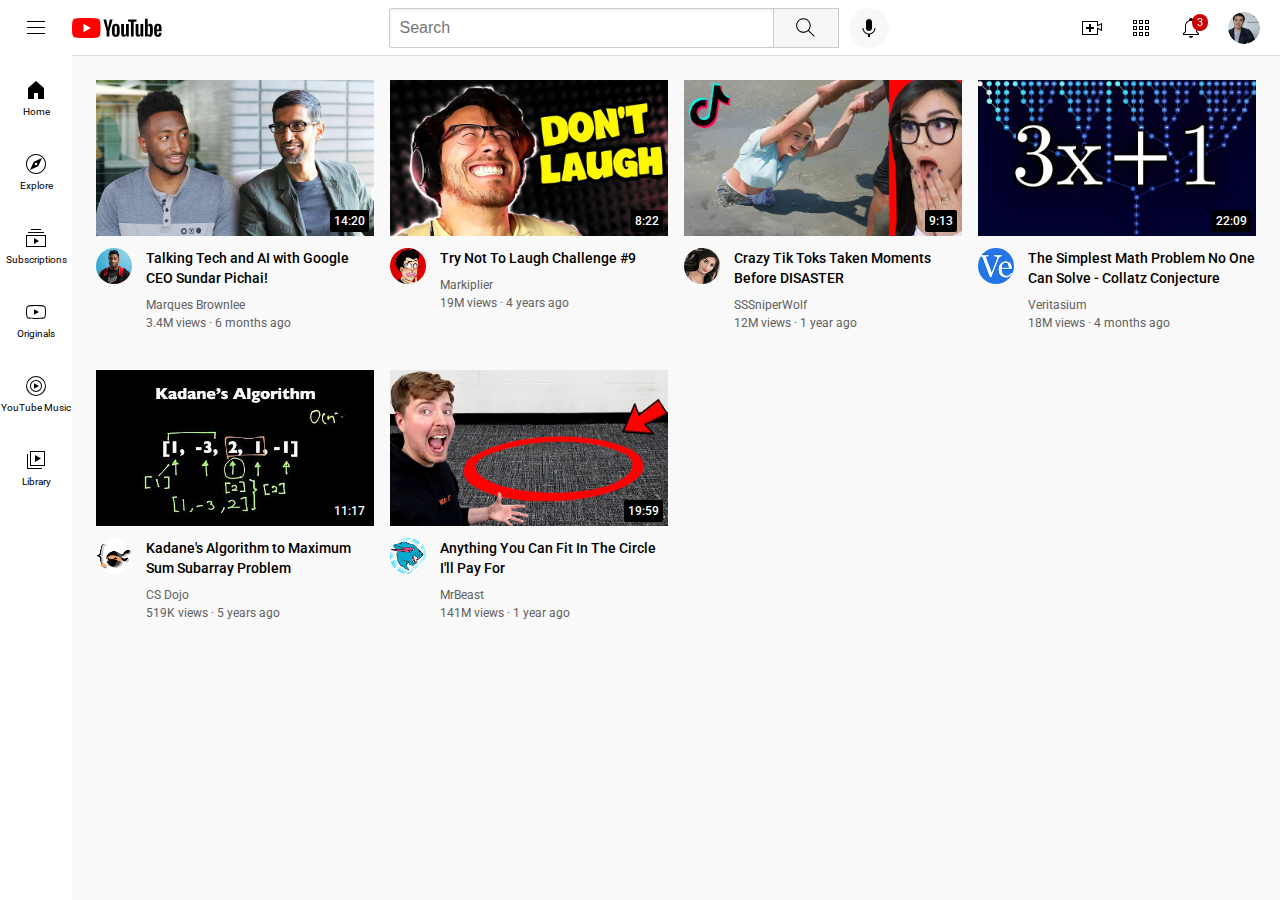
<file: index.html>
<!DOCTYPE html>
<html>
  <head>
    <title>YouTube Clone</title>
    <link rel="preconnect" href="https://fonts.googleapis.com">
    <link rel="preconnect" href="https://fonts.gstatic.com" crossorigin>
    <link href="https://fonts.googleapis.com/css2?family=Roboto:wght@400;500;700&display=swap" rel="stylesheet">
    <link rel="stylesheet" href="styles/general.css">
    <link rel="stylesheet" href="styles/header.css">
    <link rel="stylesheet" href="styles/video.css">
    <link rel="stylesheet" href="styles/sidebar.css">
  </head>
  <body>
    <header class="header">
      <div class="left-section">
        <img class="hamburger-menu" src="icons/hamburger-menu.svg">
        <img class="youtube-logo" src="icons/youtube-logo.svg">
      </div>
      <div class="middle-section">
        <input class="search-bar" type="text" placeholder="Search">
        <button class="search-button">
          <img class="search-icon" src="icons/search.svg">
          <div class="tooltip">Search</div>
        </button>
        <button class="voice-search-button">
          <img class="voice-search-icon" src="icons/voice-search-icon.svg">
          <div class="tooltip">Search with your voice</div>
        </button>
      </div>
      <div class="right-section">
        <div class="upload-icon-container">
          <img class="upload-icon" src="icons/upload.svg">
          <div class="tooltip">Create</div>
        </div>
        <div class="youtube-apps-icon-container">
          <img class="youtube-apps-icon" src="icons/youtube-apps.svg">
          <div class="tooltip">YouTube apps</div>
        </div>
        <div class="notifications-icon-container">
          <img class="notifications-icon" src="icons/notifications.svg">
          <div class="notifications-count">3</div>
          <div class="tooltip">Notifications</div>
        </div>
        <img class="current-user-picture" src="channel-pictures/my-channel.jpeg">
      </div>
    </header>
    <nav class="sidebar">
      <div class="sidebar-link">
        <img src="icons/home.svg">
        <div>Home</div>
      </div>
      <div class="sidebar-link">
        <img src="icons/explore.svg">
        <div>Explore</div>
      </div>
      <div class="sidebar-link">
        <img src="icons/subscriptions.svg">
        <div>Subscriptions</div>
      </div>
      <div class="sidebar-link">
        <img src="icons/originals.svg">
        <div>Originals</div>
      </div>
      <div class="sidebar-link">
        <img src="icons/youtube-music.svg">
        <div>YouTube Music</div>
      </div>
      <div class="sidebar-link">
        <img src="icons/library.svg">
        <div>Library</div>
      </div>
    </nav>
    <main>
      <section class="video-grid">
        <div class="video-preview">
          <div class="thumbnail-row">
            <img class="thumbnail" src="thumbnails/thumbnail-1.webp">
            <div class="video-time">14:20</div>
          </div>
          <div class="video-info-grid">
            <div class="channel-picture">
              <img class="profile-picture" src="channel-pictures/channel-1.jpeg">
            </div>
            <div class="video-info">
              <p class="video-title">
                Talking Tech and AI with Google CEO Sundar Pichai!
              </p>
              <p class="video-author">
                Marques Brownlee
              </p>
              <p class="video-stats">
                3.4M views &#183; 6 months ago
              </p>
            </div>
          </div>
        </div>
        <div class="video-preview">
          <div class="thumbnail-row">
            <img class="thumbnail" src="thumbnails/thumbnail-2.webp">
            <div class="video-time">8:22</div>
          </div>
          <div class="video-info-grid">
            <div class="channel-picture">
              <img class="profile-picture" src="channel-pictures/channel-2.jpeg">
            </div>
            <div class="video-info">
              <p class="video-title">
                Try Not To Laugh Challenge #9
              </p>
              <p class="video-author">
                Markiplier
              </p>
              <p class="video-stats">
                19M views &#183; 4 years ago
              </p>
            </div>
          </div>
        </div>
        <div class="video-preview">
          <div class="thumbnail-row">
            <img class="thumbnail" src="thumbnails/thumbnail-3.webp">
            <div class="video-time">9:13</div>
          </div>
          <div class="video-info-grid">
            <div class="channel-picture">
              <img class="profile-picture" src="channel-pictures/channel-3.jpeg">
            </div>
            <div class="video-info">
              <p class="video-title">
                Crazy Tik Toks Taken Moments Before DISASTER
              </p>
              <p class="video-author">
                SSSniperWolf
              </p>
              <p class="video-stats">
                12M views &#183; 1 year ago
              </p>
            </div>
          </div>
        </div>
        <div class="video-preview">
          <div class="thumbnail-row">
            <img class="thumbnail" src="thumbnails/thumbnail-4.webp">
            <div class="video-time">22:09</div>
          </div>
          <div class="video-info-grid">
            <div class="channel-picture">
              <img class="profile-picture" src="channel-pictures/channel-4.jpeg">
            </div>
            <div class="video-info">
              <p class="video-title">
                The Simplest Math Problem No One Can Solve - Collatz Conjecture
              </p>
              <p class="video-author">
                Veritasium
              </p>
              <p class="video-stats">
                18M views &#183; 4 months ago
              </p>
            </div>
          </div>
        </div>
        <div class="video-preview">
          <div class="thumbnail-row">
            <img class="thumbnail" src="thumbnails/thumbnail-5.webp">
            <div class="video-time">11:17</div>
          </div>
          <div class="video-info-grid">
            <div class="channel-picture">
              <img class="profile-picture" src="channel-pictures/channel-5.jpeg">
            </div>
            <div class="video-info">
              <p class="video-title">
                Kadane's Algorithm to Maximum Sum Subarray Problem
              </p>
              <p class="video-author">
                CS Dojo
              </p>
              <p class="video-stats">
                519K views &#183; 5 years ago
              </p>
            </div>
          </div>
        </div>
        <div class="video-preview">
          <div class="thumbnail-row">
            <img class="thumbnail" src="thumbnails/thumbnail-6.webp">
            <div class="video-time">19:59</div>
          </div>
          <div class="video-info-grid">
            <div class="channel-picture">
              <img class="profile-picture" src="channel-pictures/channel-6.jpeg">
            </div>
            <div class="video-info">
              <p class="video-title">
                Anything You Can Fit In The Circle I'll Pay For
              </p>
              <p class="video-author">
                MrBeast
              </p>
              <p class="video-stats">
                141M views &#183; 1 year ago
              </p>
            </div>
          </div>
        </div>
      </section>
    </main>
  </body>
</html>
</file>
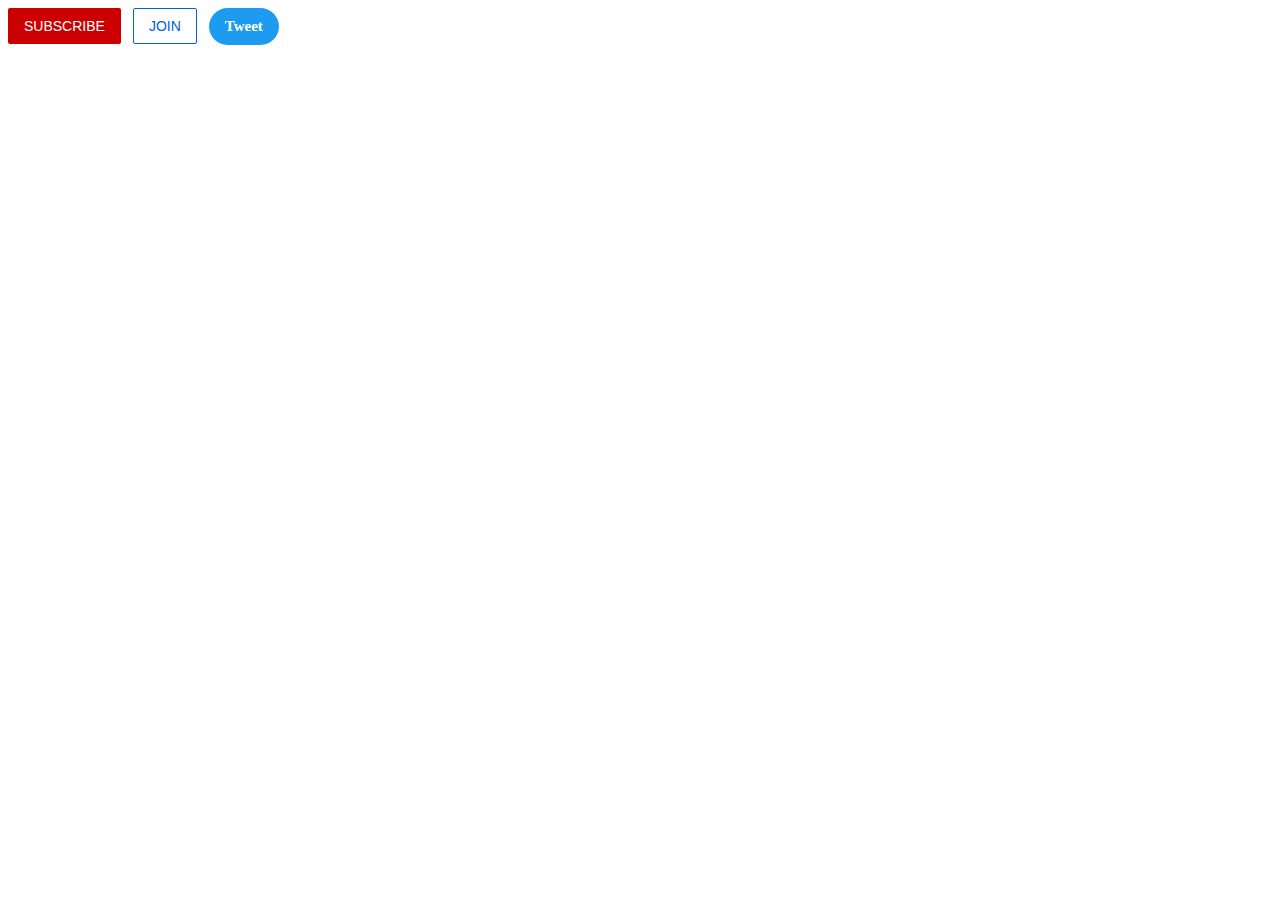
<file: practice/buttons.html>
<!DOCTYPE html>
<html>
  <head>
    <title>Buttons Practice</title>
    <link rel="stylesheet" href="styles/buttons.css">
  </head>
  <body>
    <button class="subscribe-button">
      SUBSCRIBE
    </button>
    <button class="join-button">
      JOIN
    </button>
    <button class="tweet-button">
      Tweet
    </button>
  </body>
</html>
</file>
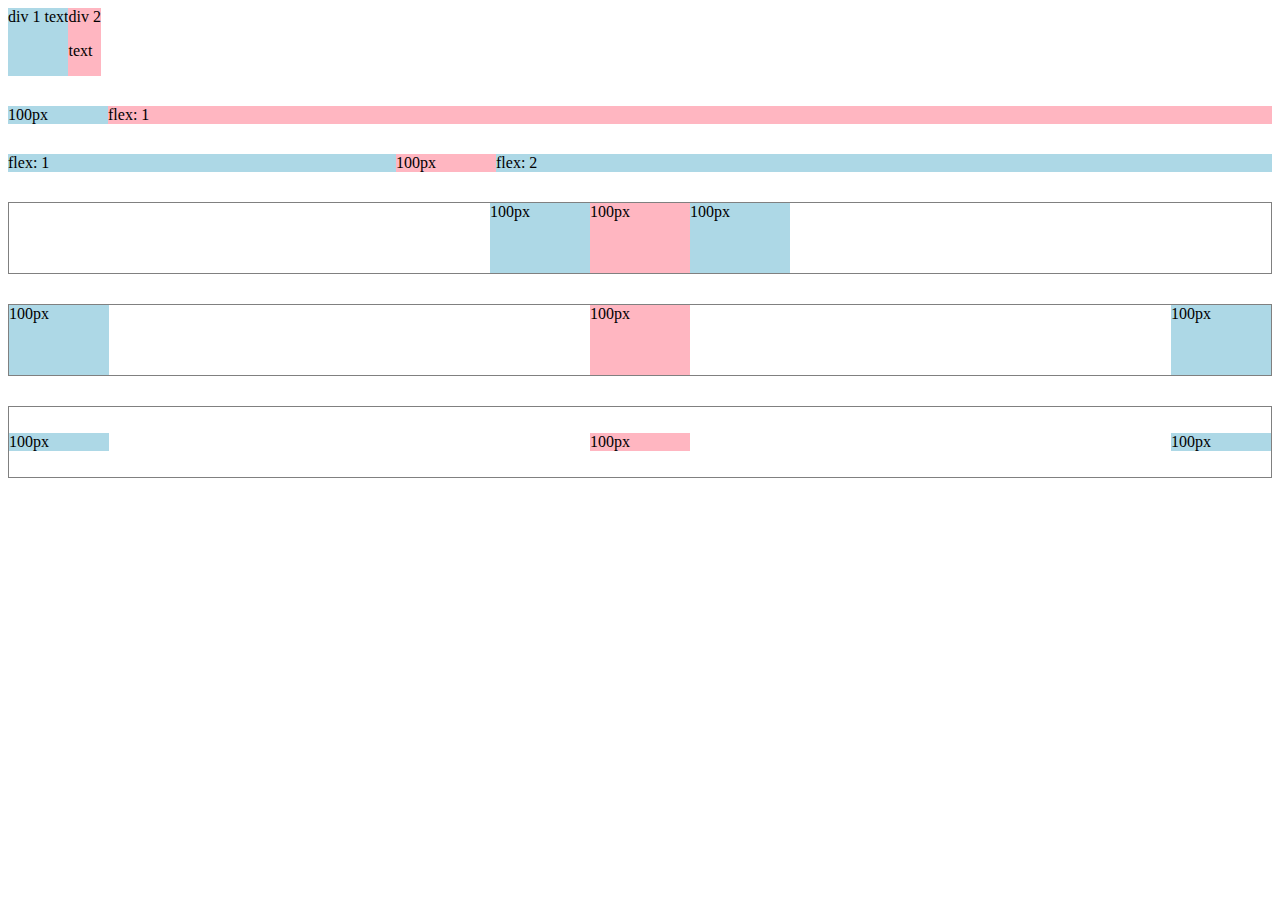
<file: practice/flexbox.html>
<!DOCTYPE html>
<html>
  <head>
    <title>Flexbox Practice</title>
  </head>
  <body>
    <div style="
      display: flex;
    ">
      <div style="
        background-color: lightblue;
      ">
        div 1 text
      </div>
      <div style="
        background-color: lightpink;
      ">
        div 2 <p>text</p>
      </div>
    </div>
    
    <div style="
      margin-top: 30px;
      display: flex;
    ">
      <div style="
        background-color: lightblue;
        width: 100px;
      ">
        100px
      </div>
      <div style="
        background-color: lightpink;
        flex: 1;
      ">
        flex: 1
      </div>
    </div>
    
    <div style="
      margin-top: 30px;
      display: flex;
    ">
      <div style="
        background-color: lightblue;
        flex: 1;
      ">
        flex: 1
      </div>
      <div style="
        background-color: lightpink;
        width: 100px;
      ">
        100px
      </div>
      <div style="
        background-color: lightblue;
        flex: 2;
      ">
        flex: 2
      </div>
    </div>
    
    <div style="
      margin-top: 30px;
      height: 70px;
      border: 1px solid gray;
      display: flex;
      justify-content: center;
    ">
      <div style="
        background-color: lightblue;
        width: 100px;
      ">
        100px
      </div>
      <div style="
        background-color: lightpink;
        width: 100px;
      ">
        100px
      </div>
      <div style="
        background-color: lightblue;
        width: 100px;
      ">
        100px
      </div>
    </div>
    
    <div style="
      margin-top: 30px;
      height: 70px;
      border: 1px solid gray;
      display: flex;
      justify-content: space-between;
    ">
      <div style="
        background-color: lightblue;
        width: 100px;
      ">
        100px
      </div>
      <div style="
        background-color: lightpink;
        width: 100px;
      ">
        100px
      </div>
      <div style="
        background-color: lightblue;
        width: 100px;
      ">
        100px
      </div>
    </div>
    
    <div style="
      margin-top: 30px;
      height: 70px;
      border: 1px solid gray;
      display: flex;
      justify-content: space-between;
      align-items: center;
    ">
      <div style="
        background-color: lightblue;
        width: 100px;
      ">
        100px
      </div>
      <div style="
        background-color: lightpink;
        width: 100px;
      ">
        100px
      </div>
      <div style="
        background-color: lightblue;
        width: 100px;
      ">
        100px
      </div>
    </div>
  </body>
</html>
</file>
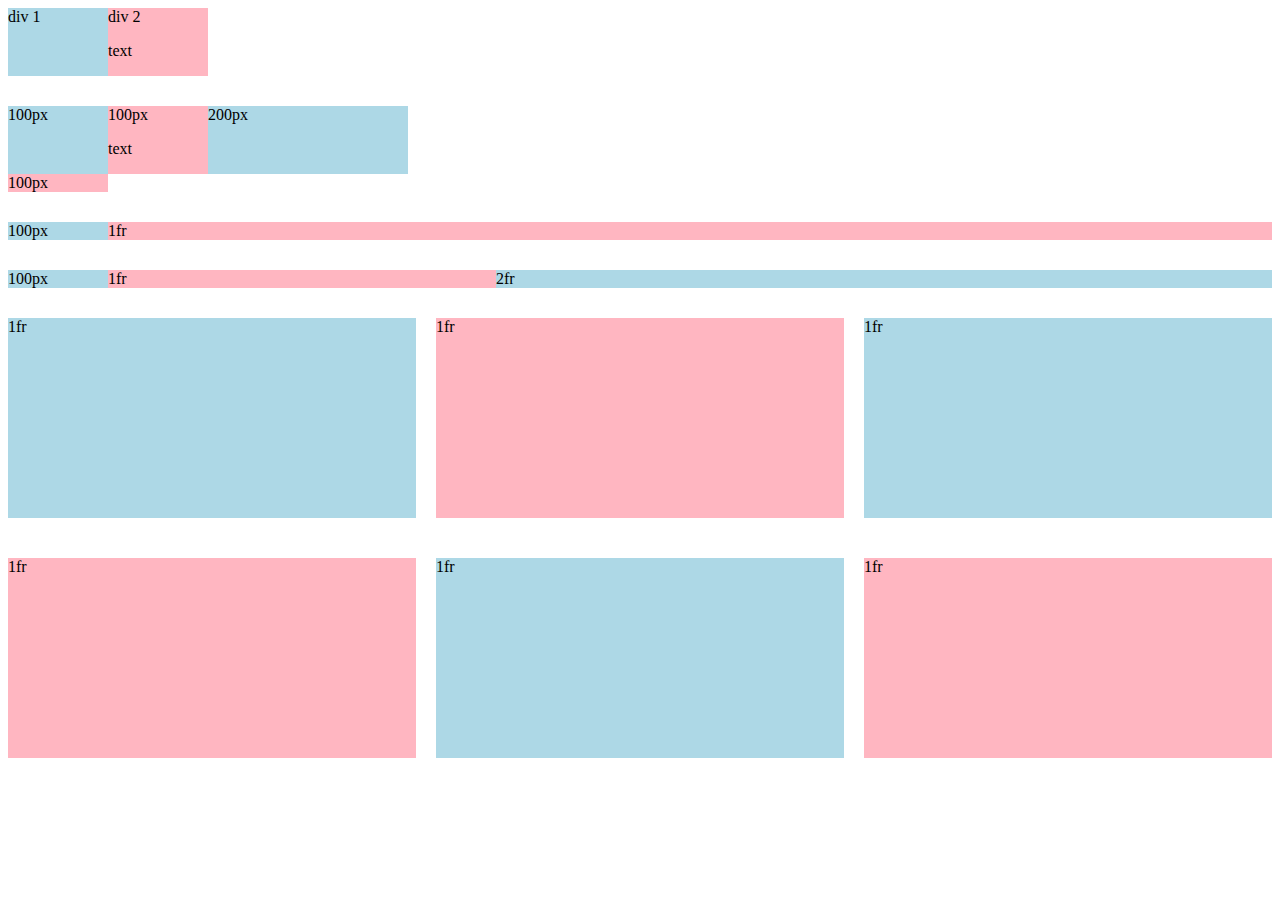
<file: practice/grid.html>
<!DOCTYPE html>
<html>
  <head>
    <title>Grid Practice</title>
  </head>
  <body>
    <div style="
      display: grid;
      grid-template-columns: 100px 100px;
    ">
      <div style="
        background-color: lightblue;
      ">
        div 1
      </div>
      <div style="
        background-color: lightpink;
      ">
        div 2<p>text</p>
      </div>
    </div>
    
    <div style="
      margin-top: 30px;
      display: grid;
      grid-template-columns: 100px 100px 200px;
    ">
      <div style="
        background-color: lightblue;
      ">
        100px
      </div>
      <div style="
        background-color: lightpink;
      ">
        100px<p>text</p>
      </div>
      <div style="
        background-color: lightblue;
      ">
        200px
      </div>
      <div style="
        background-color: lightpink;
      ">
        100px
      </div>
    </div>
    
    <div style="
      margin-top: 30px;
      display: grid;
      grid-template-columns: 100px 1fr;
    ">
      <div style="
        background-color: lightblue;
      ">
        100px
      </div>
      <div style="
        background-color: lightpink;
      ">
        1fr
      </div>
    </div>
    
    <div style="
      margin-top: 30px;
      display: grid;
      grid-template-columns: 100px 1fr 2fr;
    ">
      <div style="
        background-color: lightblue;
      ">
        100px
      </div>
      <div style="
        background-color: lightpink;
      ">
        1fr
      </div>
      <div style="
        background-color: lightblue;
      ">
        2fr
      </div>
    </div>
    
    <div style="
      margin-top: 30px;
      display: grid;
      grid-template-columns: 1fr 1fr 1fr;
      column-gap: 20px;
      row-gap: 40px;
    ">
      <div style="
        background-color: lightblue;
        height: 200px;
      ">
        1fr
      </div>
      <div style="
        background-color: lightpink;
        height: 200px;
      ">
        1fr
      </div>
      <div style="
        background-color: lightblue;
        height: 200px;
      ">
        1fr
      </div>
      <div style="
        background-color: lightpink;
        height: 200px;
      ">
        1fr
      </div>
      <div style="
        background-color: lightblue;
        height: 200px;
      ">
        1fr
      </div>
      <div style="
        background-color: lightpink;
        height: 200px;
      ">
        1fr
      </div>
    </div>
  </body>
</html>
</file>
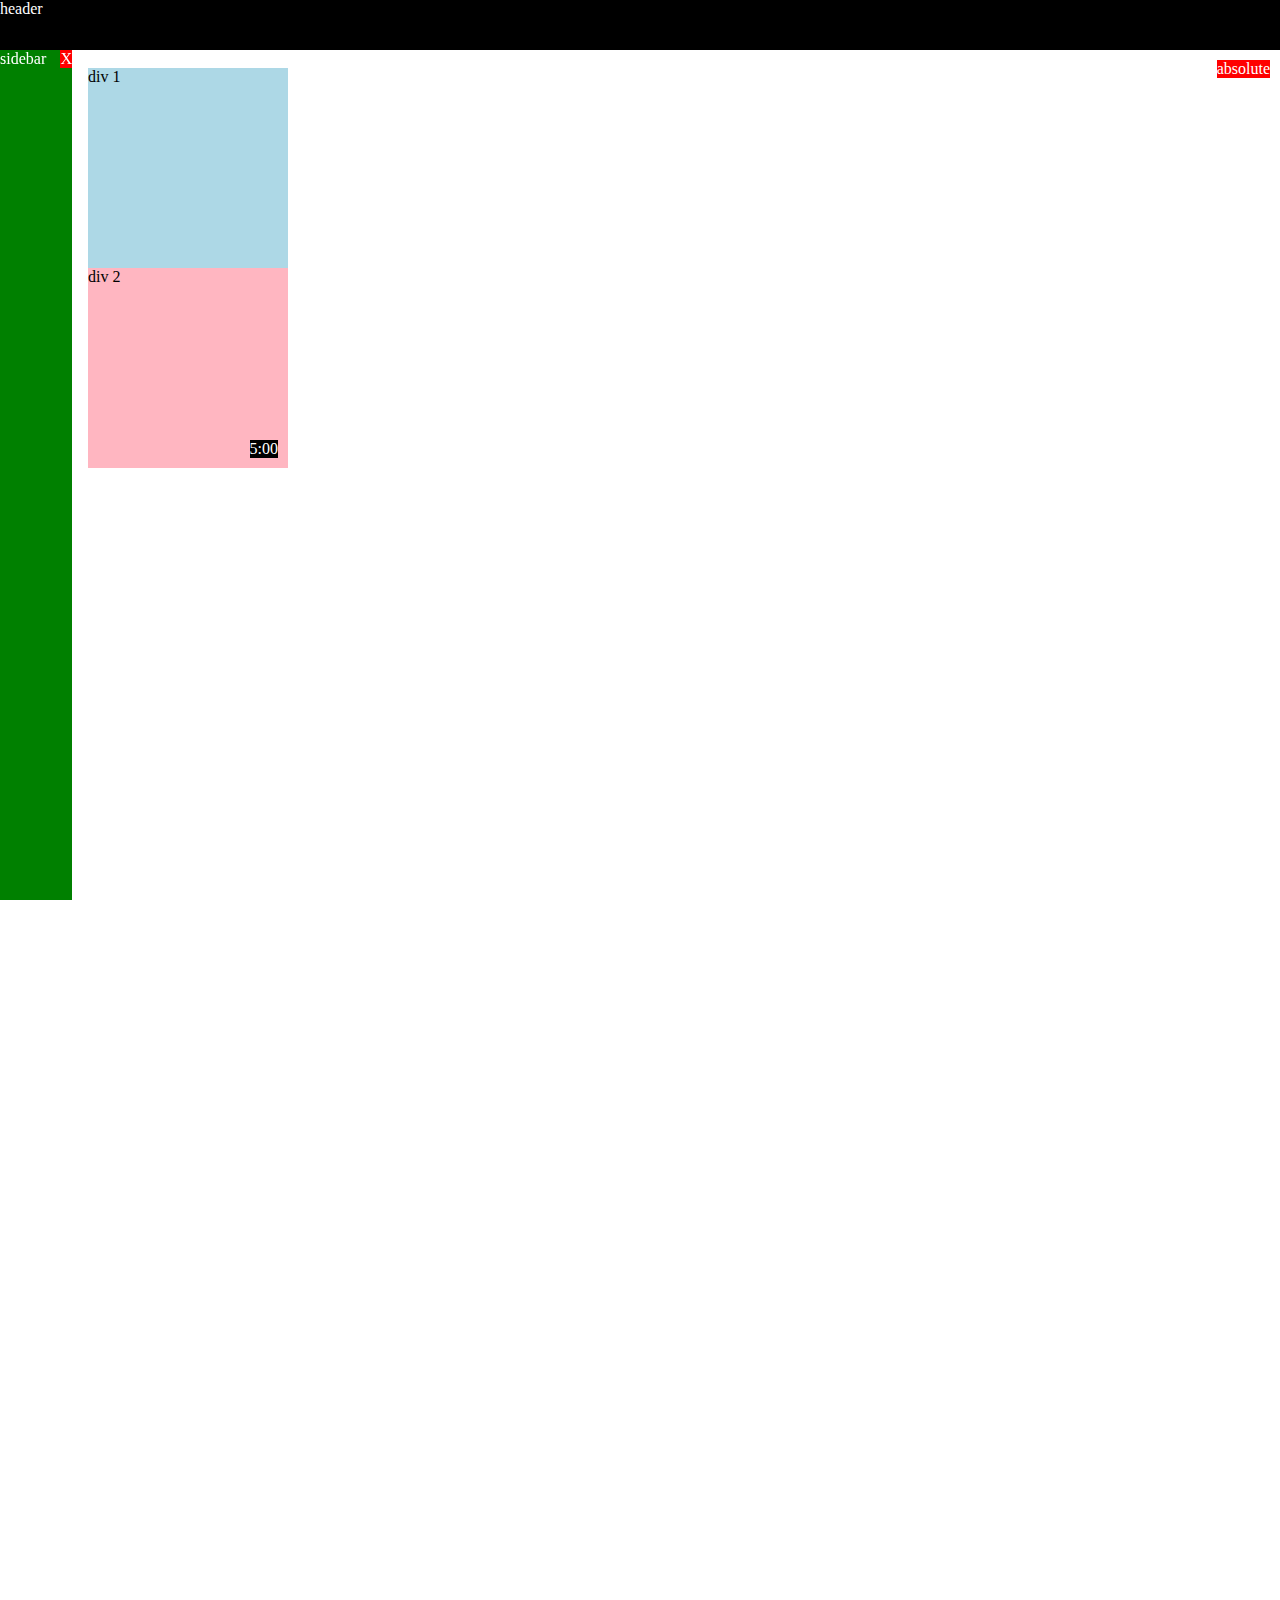
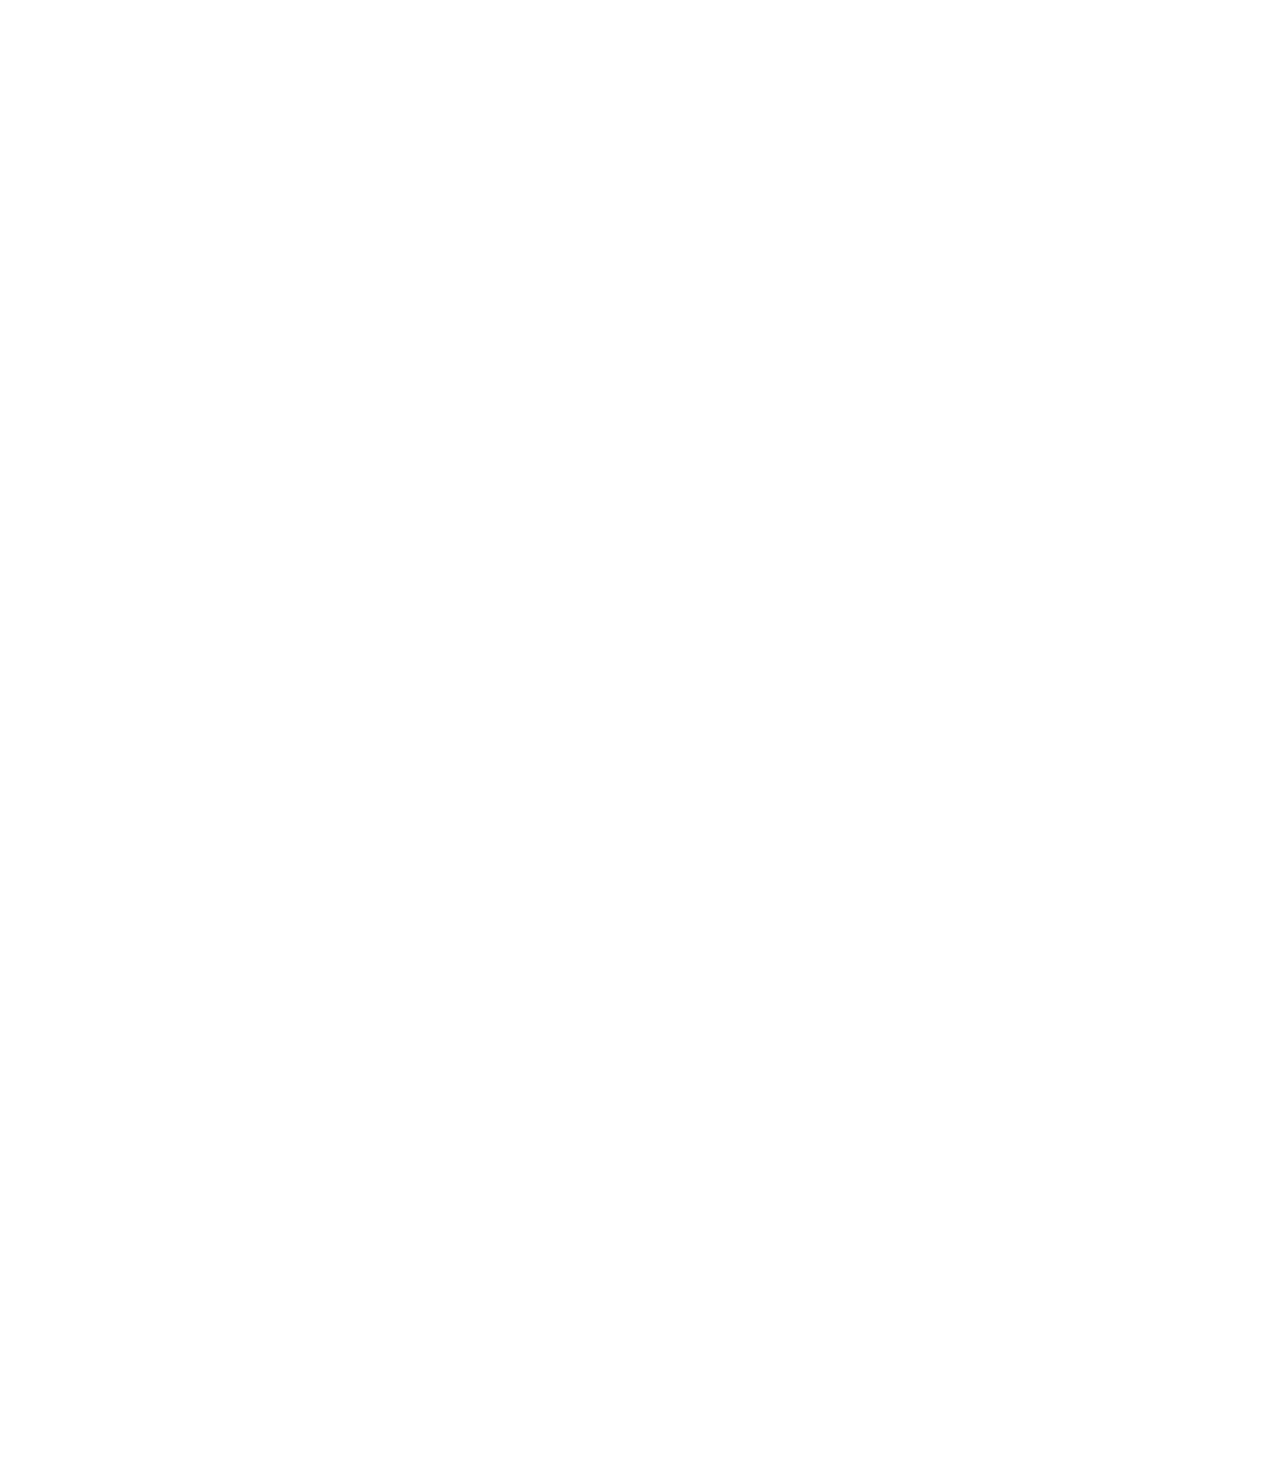
<file: practice/position.html>
<!DOCTYPE html>
<html>
  <head>
    <title>Position Practice</title>
  </head>
  <body style="
    height: 3000px;
    padding-top: 60px;
    padding-left: 80px;
  ">
    <div style="
      background-color: black;  
      color: white;
      position: fixed;
      top: 0;
      left: 0;
      right: 0;
      height: 50px;
      z-index: 100;
    ">
      header
    </div>
    <div style="
      background-color: green;
      color: white;
      position: fixed;
      left: 0;
      bottom: 0;
      top: 50px;
      width: 72px;
    ">
      sidebar
      <div style="
        position: absolute;
        background-color: red;
        color: white;
        top: 0;
        right: 0;
      ">
        X
      </div>
    </div>
    <div style="
      position: absolute;
      background-color: red;
      color: white;
      top: 60px;
      right: 10px;
    ">
      absolute
    </div>
    <div style="
      background-color: lightblue;
      height: 200px;
      width: 200px;
      position: static;
    ">
      div 1
    </div>
    <div style="
      background-color: lightpink;
      height: 200px;
      width: 200px;
      position: relative;
    ">
      div 2
      <div style="
        position: absolute;
        background-color: black;
        color: white;
        bottom: 10px;
        right: 10px;
      ">
        5:00
      </div>
    </div>
  </body>
</html>
</file>
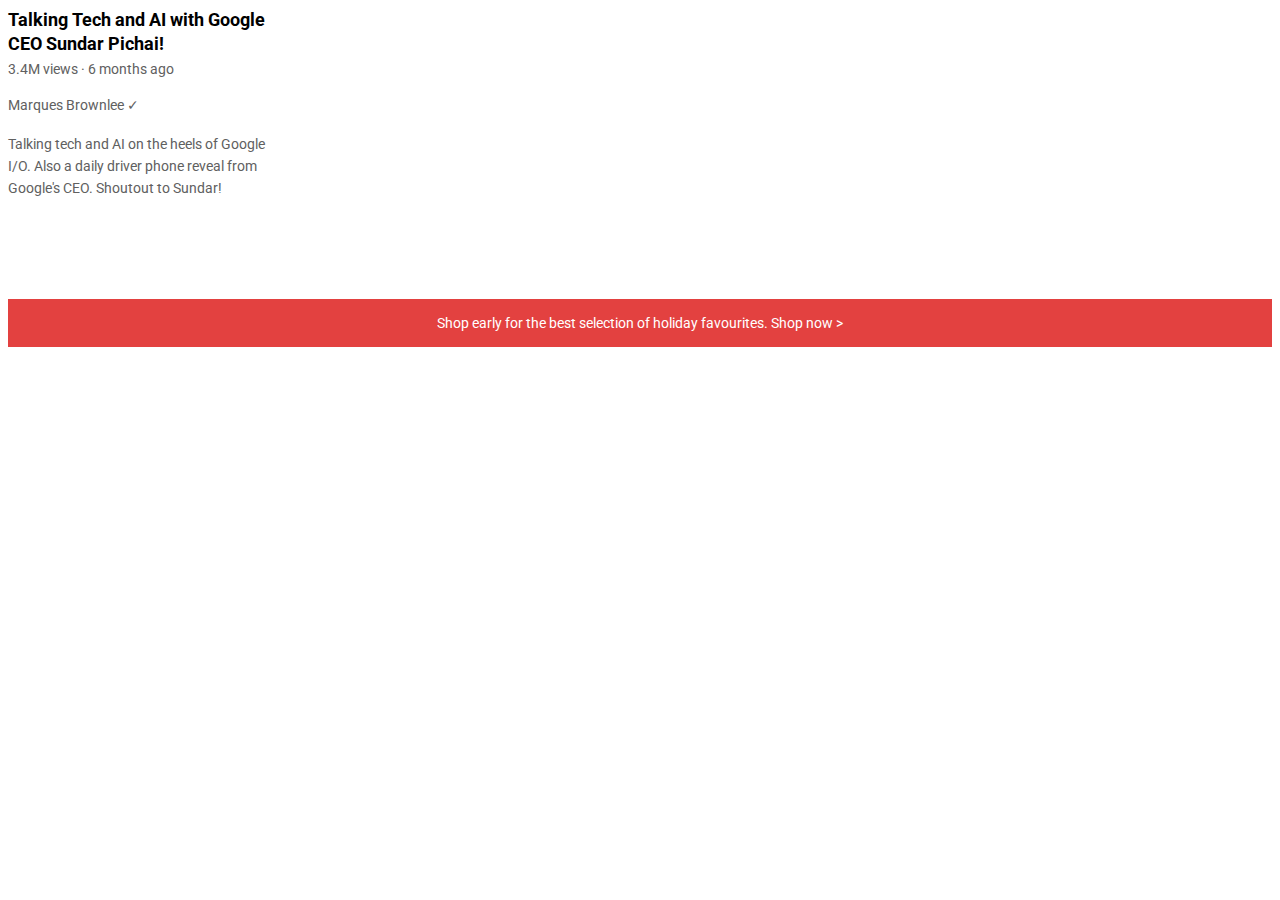
<file: practice/text.html>
<!DOCTYPE html>
<html>
  <head>
    <title>Text Practice</title>
    <link rel="preconnect" href="https://fonts.googleapis.com">
    <link rel="preconnect" href="https://fonts.gstatic.com" crossorigin>
    <link href="https://fonts.googleapis.com/css2?family=Roboto:wght@400;500;700&display=swap" rel="stylesheet">
    <link rel="stylesheet" href="styles/text.css">
  </head>
  <body>
    <p class="video-title">
      Talking Tech and AI with Google CEO Sundar Pichai!
    </p>
    <p class="video-stats">
      3.4M views &#183; 6 months ago
    </p>
    <p class="video-author">
      Marques Brownlee &#10003;
    </p>
    <p class="video-description">
      Talking tech and AI on the heels of Google I/O. Also a daily driver phone reveal from Google's CEO. Shoutout to Sundar!
    </p>
    <p class="apple-text">
      Shop early for the best selection of holiday favourites. <span class="shop-link">Shop now &#62;</span>
    </p>
  </body>
</html>
</file>
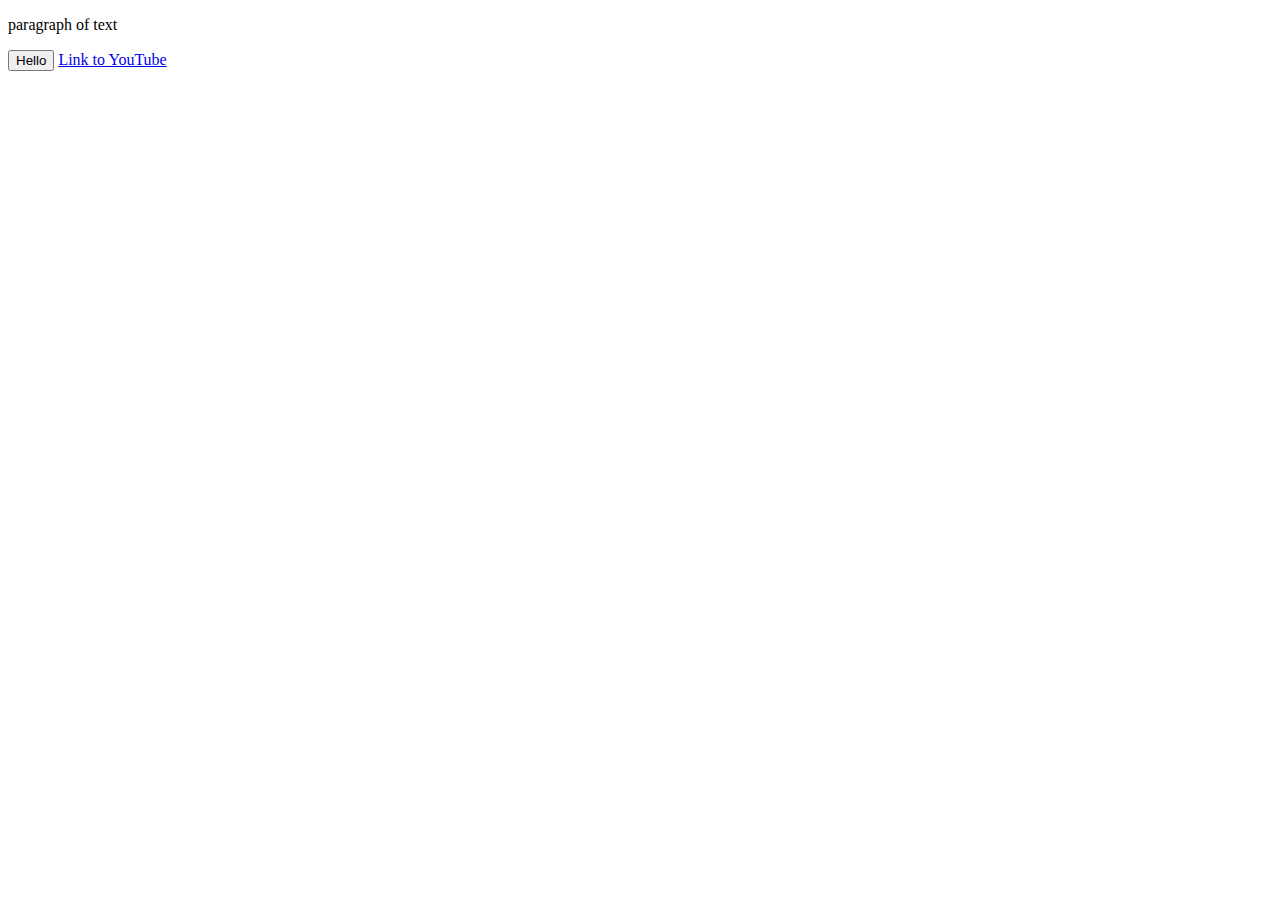
<file: practice/website.html>
<!DOCTYPE html>
<html>
  <head>
    <title>First Website</title>
  </head>
  <body>
    <p>
      paragraph of text
    </p>
    <button>
      Hello
    </button>
    <a href="https://www.youtube.com/" target="_blank">
      Link to YouTube
    </a>
  </body>
</html>
</file>
<file: styles/general.css>
p {
  margin-top: 0;
  margin-bottom: 0;
}
body {
  font-family: Roboto, Arial;
  margin: 0;
  padding-top: 80px;
  padding-left: 96px;
  padding-right: 24px;
  background-color: rgb(249, 249, 249);
}
</file>
<file: styles/header.css>
.header {
  height: 55px;
  display: flex;
  justify-content: space-between;
  position: fixed;
  top: 0;
  left: 0;
  right: 0;
  z-index: 100;
  background-color: white;
  border-bottom: 1px solid rgb(222, 222, 222);
}
.left-section {
  display: flex;
  align-items: center;
}
.hamburger-menu {
  height: 24px;
  margin-left: 24px;
  margin-right: 24px;
}
.youtube-logo {
  height: 20px;
}
.middle-section {
  flex: 1;
  margin-left: 70px;
  margin-right: 35px;
  max-width: 500px;
  display: flex;
  align-items: center;
}
.search-bar {
  flex: 1;
  height: 36px;
  padding-left: 10px;
  font-size: 16px;
  border: 1px solid rgb(204, 204, 204);
  border-radius: 2px;
  box-shadow: inset 1px 2px 3px rgba(0, 0, 0, 0.05);
  width: 0;
}
.search-bar::placeholder {
  font-size: 16px;
}
.search-button {
  height: 40px;
  width: 66px;
  background-color: rgb(247, 247, 247);
  border: 1px solid rgb(204, 204, 204);
  margin-left: -1px;
  margin-right: 10px;
}
.search-button, .voice-search-button, .upload-icon-container, .youtube-apps-icon-container, .notifications-icon-container {
  display: flex;
  justify-content: center;
  align-items: center;
  position: relative;
}
.search-button .tooltip, .voice-search-button .tooltip, .upload-icon-container .tooltip, .youtube-apps-icon-container .tooltip, .notifications-icon-container .tooltip {
  position: absolute;
  background-color: gray;
  color: white;
  padding: 4px 8px;
  border-radius: 2px;
  font-size: 12px;
  bottom: -30px;
  opacity: 0;
  transition: opacity 0.15s;
  pointer-events: none;
  white-space: nowrap;
}
.search-button:hover .tooltip, .voice-search-button:hover .tooltip, .upload-icon-container:hover .tooltip, .youtube-apps-icon-container:hover .tooltip, .notifications-icon-container:hover .tooltip {
  opacity: 1;
}
.search-icon {
  height: 25px;
}
.voice-search-button {
  height: 40px;
  width: 40px;
  border-radius: 20px;
  border: none;
  background-color: rgb(248, 248, 248);
}
.voice-search-icon {
  height: 24px;
}
.right-section {
  width: 180px;
  margin-right: 20px;
  display: flex;
  align-items: center;
  justify-content: space-between;
  flex-shrink: 0;
}
.upload-icon {
  height: 24px;
}
.youtube-apps-icon {
  height: 24px;
}
.notifications-icon {
  height: 24px;
}
.notifications-icon-container {
  position: relative;
}
.notifications-count {
  position: absolute;
  top: -2px;
  right: -5px;
  background-color: rgb(204, 0, 0);
  color: white;
  font-size: 11px;
  padding: 2px 5px;
  border-radius: 10px;
}
.current-user-picture {
  height: 32px;
  border-radius: 16px;
}
</file>
<file: styles/video.css>
.thumbnail {
  width: 100%;
}
.video-title {
  margin-top: 0;
  font-size: 14px;
  font-weight: 500;
  line-height: 20px;
  margin-bottom: 10px;
}
.video-info-grid {
  display: grid;
  grid-template-columns: 50px 1fr;
}
.profile-picture {
  width: 36px;
  border-radius: 50px;
}
.thumbnail-row {
  margin-bottom: 8px;
  position: relative;
}
.video-author, .video-stats {
  font-size: 12px;
  color: rgb(96, 96, 96);
}
.video-author {
  margin-bottom: 4px;
}
.video-grid {
  display: grid;
  grid-template-columns: 1fr 1fr 1fr;
  column-gap: 16px;
  row-gap: 40px;
}
@media (max-width: 750px) {
  .video-grid {
    grid-template-columns: 1fr 1fr;
  }
}
@media (min-width: 751px) and (max-width: 999px) {
  .video-grid {
    grid-template-columns: 1fr 1fr 1fr;
  }
}
@media (min-width: 1000px) {
  .video-grid {
    grid-template-columns: 1fr 1fr 1fr 1fr;
  }
}
.video-time {
  font-size: 12px;
  font-weight: 500;
  padding: 4px;
  border-radius: 2px;
  background-color: black;
  color: white;
  position: absolute;
  bottom: 8px;
  right: 5px;
}
</file>
<file: styles/sidebar.css>
.sidebar {
  position: fixed;
  left: 0;
  bottom: 0;
  top: 55px;
  background-color: white;
  width: 72px;
  z-index: 200;
  padding-top: 5px;
}
.sidebar-link {
  height: 74px;
  display: flex;
  flex-direction: column;
  align-items: center;
  justify-content: center;
  cursor: pointer;
}
.sidebar-link:hover {
  background-color: rgb(238, 238, 238);
}
.sidebar-link img {
  height: 24px;
  margin-bottom: 4px;
}
.sidebar-link div {
  font-size: 10px;
}
</file>
<file: practice/styles/buttons.css>
button {
  font-family: Arial;
  font-size: 14px;
}
.subscribe-button {
  background-color: rgb(204, 0, 0);
  color: white;
  padding: 10px 16px;
  border: none;
  border-radius: 2px;
  margin-right: 8px;
  cursor: pointer;
  transition: opacity 0.15s;
  vertical-align: top;
}
.subscribe-button:hover {
  opacity: 0.7;
}
.subscribe-button:active {
  opacity: 0.5;
}
.join-button {
  background-color: white;
  color: rgb(6, 95, 212);
  border: 1px solid rgb(6, 95, 212);
  padding: 9px 15px;
  border-radius: 2px;
  cursor: pointer;
  transition: opacity 0.15s, background-color 0.15s, color 0.15s;
}
.join-button:hover {
  background-color: rgb(6, 95, 212);
  color: white;
}
.join-button:active {
  opacity: 0.5;
}
.tweet-button {
  background-color: rgb(29, 155, 240);
  color: white;
  font-family: 'Segoe UI';
  font-size: 15px;
  border: none;
  border-radius: 50px;
  padding: 7px 16px;
  line-height: 22.5px;
  font-weight: bold;
  margin-left: 8px;
  cursor: pointer;
  transition: box-shadow 0.15s;
  vertical-align: top;
}
.tweet-button:hover {
  box-shadow: 5px 5px 10px rgba(0, 0, 0, 0.15);
}
</file>
<file: practice/styles/text.css>
p {
  font-family: Roboto;
  font-size: 14px;
  margin-top: 0;
  margin-bottom: 0;
}
.video-title {
  font-weight: bold;
  font-size: 18px;
  width: 280px;
  line-height: 24px;
  margin-bottom: 5px;
}
.video-stats {
  color: rgb(96, 96, 96);
  margin-bottom: 20px;
}
.video-author {
  color: rgb(96, 96, 96);
  margin-bottom: 20px;
}
.video-description {
  color: rgb(96, 96, 96);
  width: 280px;
  line-height: 22px;
  margin-bottom: 100px;
}
.apple-text {
  background-color: rgb(227, 65, 64);
  color: white;
  text-align: center;
  padding: 16px;
}
.shop-link {
  cursor: pointer;
}
.shop-link:hover {
  text-decoration: underline;
}
</file>
